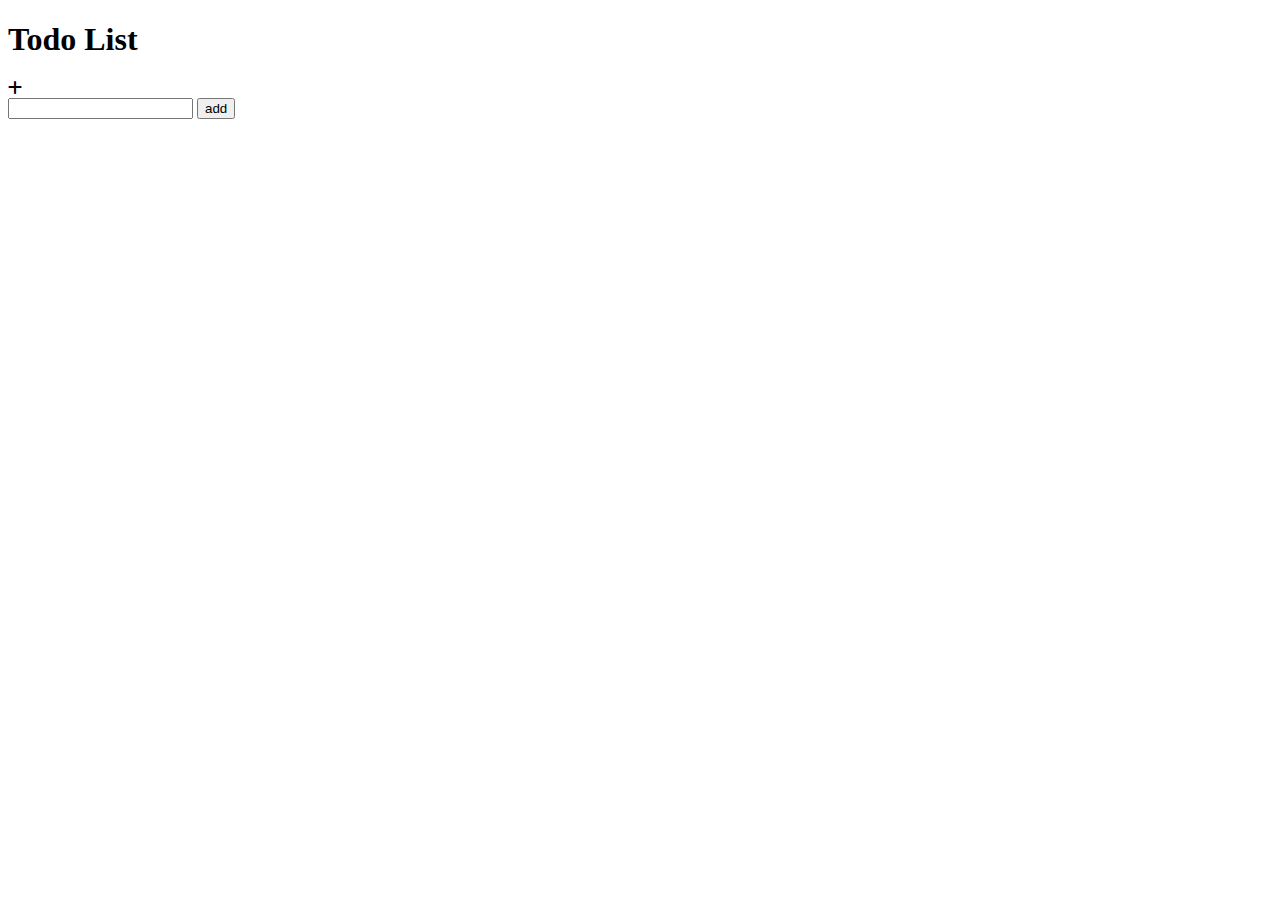
<file: todoList.html/index.html>
<!DOCTYPE html>
<html lang="en">
<head>
    <meta charset="UTF-8">
    <meta name="viewport" content="width=device-width, initial-scale=1.0">
    <link rel="stylesheet" href="https://cdnjs.cloudflare.com/ajax/libs/font-awesome/6.7.2/css/all.min.css"
    integrity="sha512-Evv84Mr4kqVGRNSgIGL/F/aIDqQb7xQ2vcrdIwxfjThSH8CSR7PBEakCr51Ck+w+/U6swU2Im1vVX0SVk9ABhg=="
    crossorigin="anonymous" referrerpolicy="no-referrer" />
    <title>To do list</title>
</head>
<body>
    <header>
        <h1>Todo List</h1> <i class="fa-solid fa-plus"></i>
    </header>
    <main>
        <div class="addTask">
            <input type="text">
            <button>
                add
            </button>
            
        </div>
    </main>
</body>
</html>
</file>
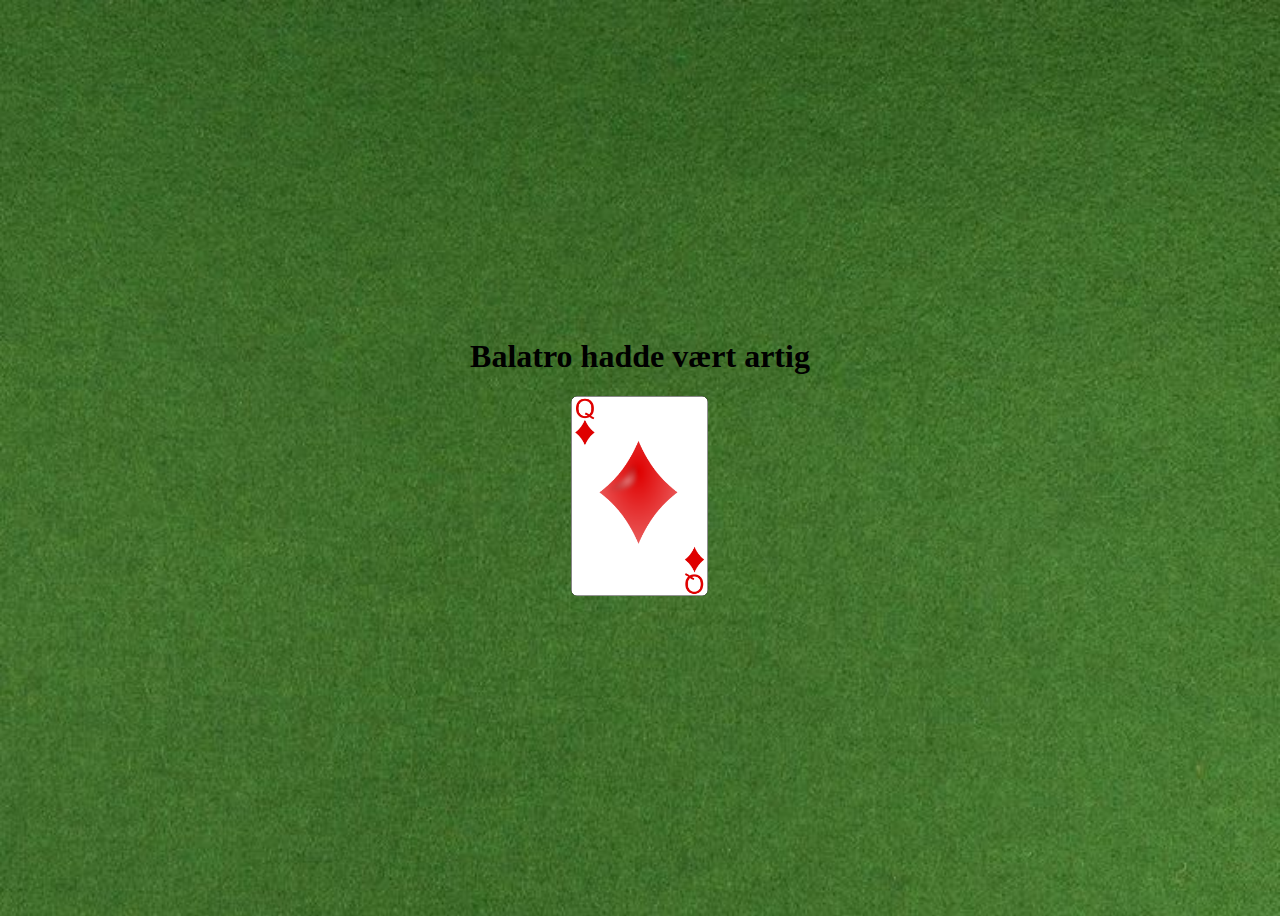
<file: karen/a kortspill/index.html>
<!DOCTYPE html>
<html lang="en">

<head>
    <meta charset="UTF-8">
    <meta name="viewport" content="width=device-width, initial-scale=1.0">
    <title>Kortspill</title>
    <style>
        * {
            margin: none;
            padding: none;
            box-sizing: border-box;
        }
        body {
            min-height: 100vh;
            display: flex;
            justify-content: center;
            flex-direction: column;
            align-items: center;
            background-image: url("bilder/felt.jpg");
            background-size: cover;
            background-repeat: no-repeat;
        }
        img {
            height: 200px;
            width: 137px;
            margin-left: -71px;
            border-radius: 6px;
        }
        #cardHolder {
            margin-left: 70px;
            max-width: 80%;
        }
        .card {
            border: 2px solid red;
        }
    </style>
</head>

<body>

    <h1>Balatro hadde vært artig</h1>
    <div id="cardHolder">

    </div>



    <script>
        const cardHolder = document.getElementById("cardHolder")

        const suits = ["spades", "diamonds", "clubs", "hearts"]


        const tall = Math.floor(Math.random() * 14) + 1

        const farge = Math.floor(Math.random() * suits.length);

        const imgElm = document.createElement("img")
        imgElm.src = "kortstokk/" + tall + "_of_" + suits[farge] + ".png"

        cardHolder.appendChild(imgElm)

       /*for (const suit of suits) {
            console.log(suit)
            for (let i = 1; i < 14; i++) {
                const imgElm = document.createElement("img")
                imgElm.src = "kortstokk/" + i + "_of_" + suit + ".png"
                cardHolder.appendChild(imgElm)
            }
        }*/
    </script>
</body>

</html>
</file>
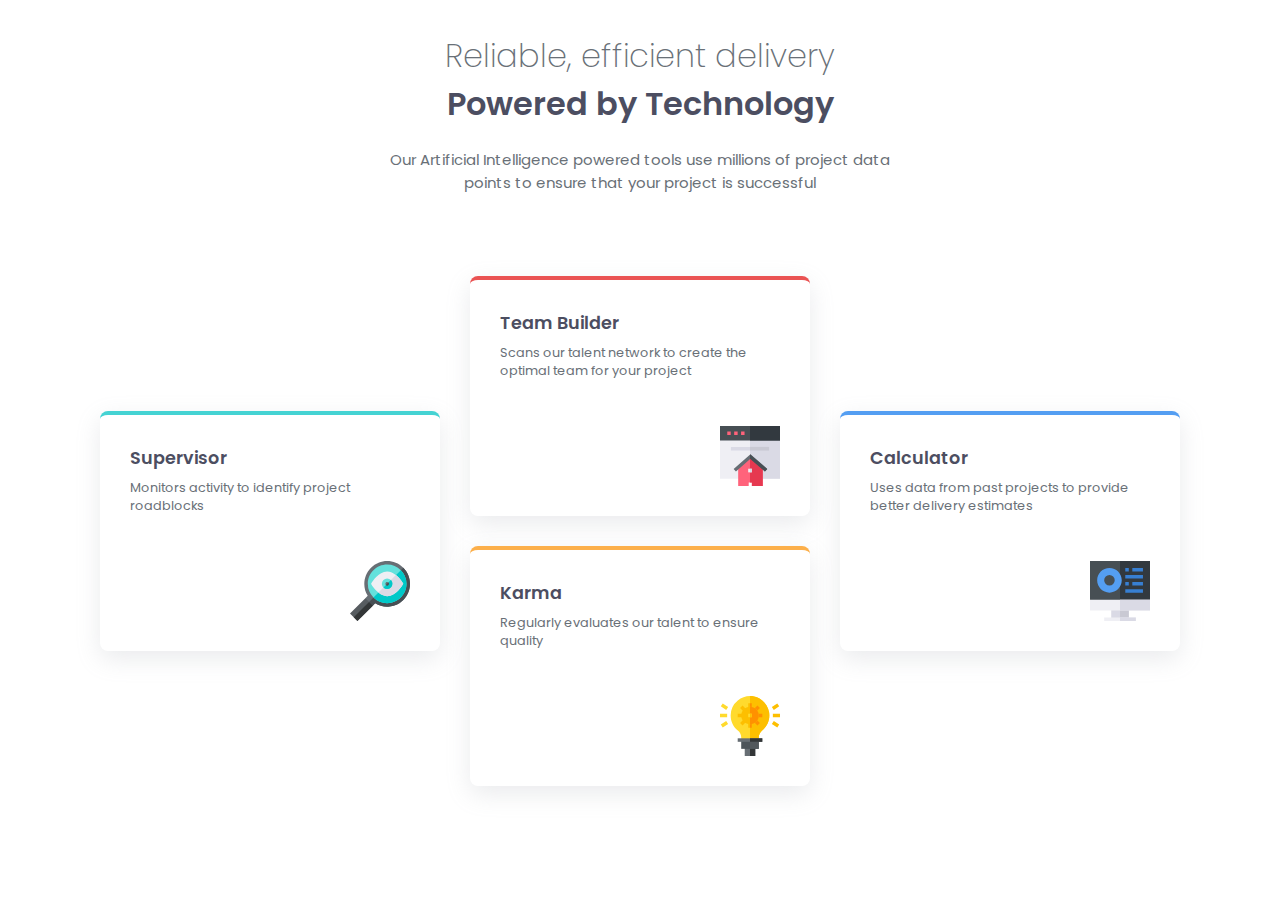
<file: prøveIT21Mars/design_challenge/index.html>
<!DOCTYPE html>
<html lang="en">

<head>
  <meta charset="UTF-8">
  <meta name="viewport" content="width=device-width, initial-scale=1.0">
  <title>IT1 Test</title>
  <link rel="stylesheet" href="style.css">
</head>

<body>

  <h1>Reliable, efficient delivery</h1>
  <h2>Powered by Technology</h2>
  <p>Our Artificial Intelligence powered tools use millions of project data points
    to ensure that your project is successful</p>
  <div class="container">
    <div class="box supervisor">
      <h2>Supervisor</h2>
      <p>Monitors activity to identify project roadblocks</p>
      <div class="imgContainer">
        <img src="images/icon-supervisor.svg" alt="supervisor">
      </div>
    </div>
    <div class="teamBuildKarma">
      <div class="box teamBuild">
        <h2>Team Builder</h2>
        <p>Scans our talent network to create the optimal team for your project</p>
        <div class="imgContainer">
          <img src="images/icon-team-builder.svg" alt="team-builder">
        </div>
      </div>
      <div class="box karma">
        <h2>Karma</h2>
        <p>Regularly evaluates our talent to ensure quality</p>
        <div class="imgContainer">
          <img src="images/icon-karma.svg" alt="karma">
        </div>
      </div>
    </div>
    <div class="box calculator">
      <h2>Calculator</h2>
      <p>Uses data from past projects to provide better delivery estimates</p>
      <div class="imgContainer">
        <img src="images/icon-calculator.svg" alt="calculator">
      </div>
    </div>
  </div>  

</body>

</html>
</file>
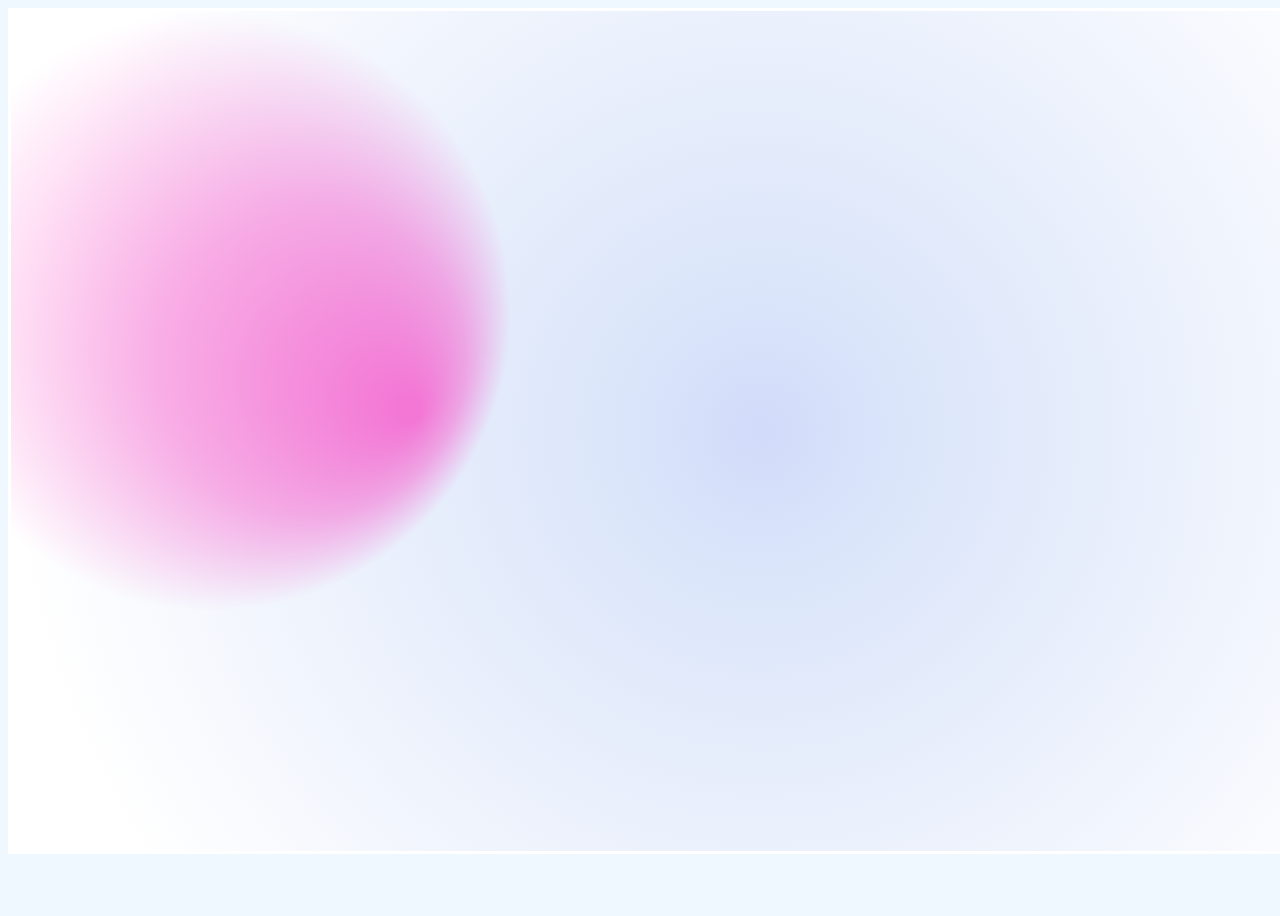
<file: js karen/canvas.html>
<!DOCTYPE html>
<html lang="en">

<head>
    <meta charset="UTF-8">
    <meta name="viewport" content="width=device-width, initial-scale=1.0">
    <title>canvas intro</title>
    <style>
        * {
            margin: none;
            padding: none;
            box-sizing: border-box;
        }

        body {
            background-color: aliceblue;
            height: 100vh;
        }

        canvas {
            border: 3px solid white;
            background-color: white;
        }
    </style>
</head>

<body>
    <canvas></canvas>

    <script>
        let i = 0
        
        const HEIGHT = 840
        const WIDTH = 1500

        const canvas = document.querySelector("canvas")
        canvas.width = WIDTH
        canvas.height = HEIGHT

        const ctx = canvas.getContext("2d");

        const grd = ctx.createRadialGradient(750, 420, 10, 750, 420, 750);
        grd.addColorStop(0, "rgb(210, 220, 250)");
        grd.addColorStop(0.2, "rgb(220, 230, 250)");
        grd.addColorStop(1, "white");

        ctx.fillStyle = grd;
        ctx.fillRect(0, 0, 1500, 840);

        const grdpink = ctx.createRadialGradient(400, 400, 10, 200, 300, 300);
        grdpink.addColorStop(0, 'hsl(319, 100%, 50%, 0.5)');
        grdpink.addColorStop(0.5, 'hsl(319, 100%, 50%, 0.3)');
        grdpink.addColorStop(1, 'hsl(319, 100%, 50%, 0)');

        console.log(grdpink)

        ctx.fillStyle = grdpink;
        ctx.fillRect(0, 0, 1500, 840);
    </script>
</body>

</html>
</file>
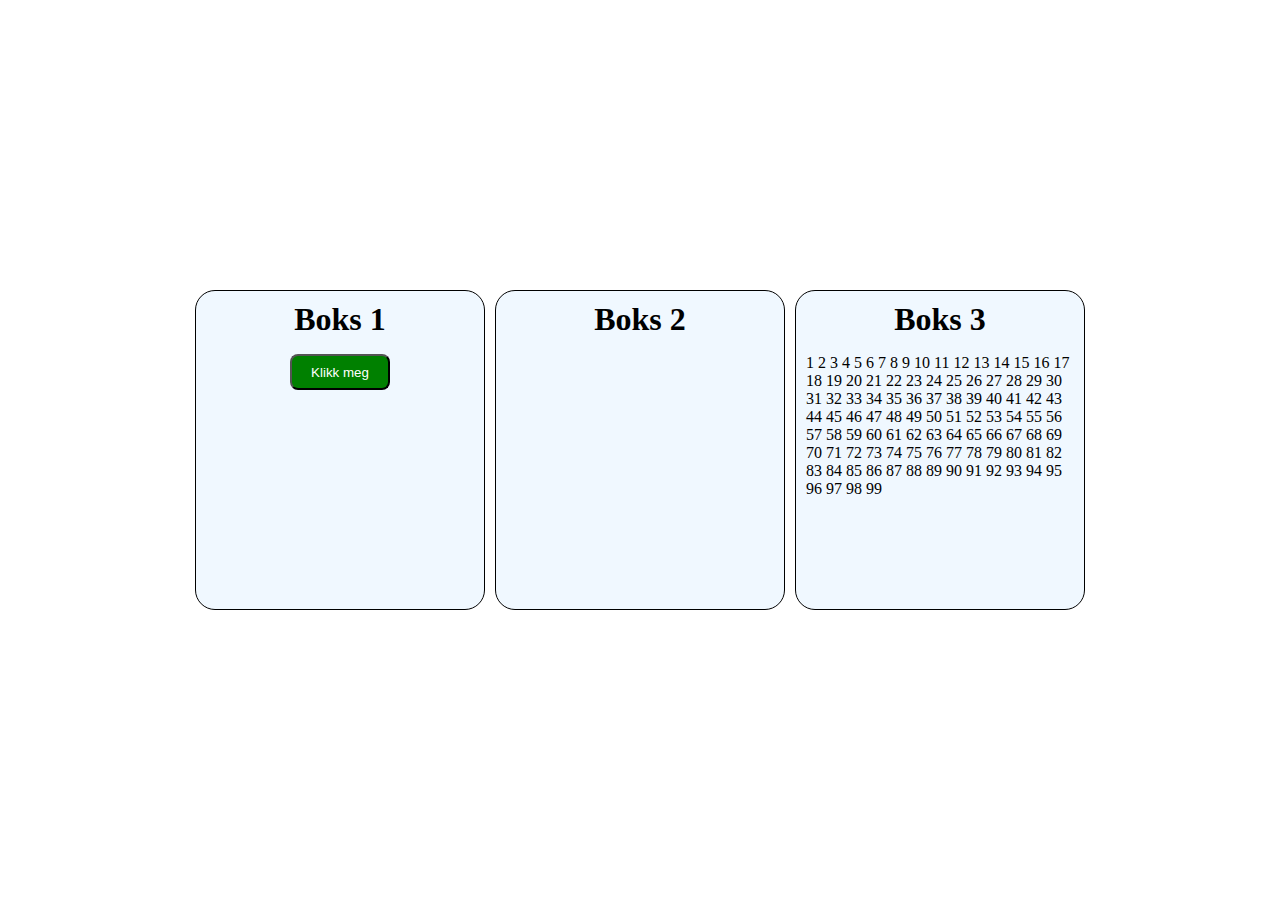
<file: prøveIT21Mars/oppgaveEn.html>
<!DOCTYPE html>
<html lang="en">
<head>
    <meta charset="UTF-8">
    <meta name="viewport" content="width=device-width, initial-scale=1.0">
    <title>Oppgave 1</title>
    <style>
        * {
            margin: 0;
            padding: 0;
            box-sizing: border-box;
        }
        img {
            width: 100%;
        }
        body {
            height: 100vh;
            display: flex;
            justify-content: center;
            align-items: center;
            gap: 10px;
        }
        div {
            background-color: aliceblue;
            height: 320px;
            width: 290px;
            border: 1px solid black;
            border-radius: 20px;
            display: flex;
            flex-direction: column;
            align-items: center;
            padding: 10px;
        }
        button {
            background-color: red;
            color: white;
            border-radius: 8px;
            height: 36px;
            width: 100px;
            margin-top: 16px;
        }
        .green {
            background-color: green;
        }
        p {
            margin-top: 16px;
        }
    </style>
</head>
<body>
    <div class="en">
        <h1>Boks 1</h1>
        <button id="knapp" onclick="bytt(this)" class="green">Klikk meg</button>
    </div>
    <div class="to">
        <h1>Boks 2</h1>
    </div>
    <div class="tre">
        <h1>Boks 3</h1>
        <p></p>
    </div>
    <script>
        const knapp = document.getElementById("knapp")

        function bytt(farge) {
            if (event.target.classList.contains("green")) {
                event.target.classList.remove("green")
                
            } else {
                event.target.classList.add("green")
            }
        }

        const paragraf = document.querySelector("p")

        let tall = 1
        for (let i = 2; i < 100; i++) {
            tall = tall + " " + i
        }
        paragraf.innerHTML = tall
    </script>
</body>
</html>
</file>
<file: prøveIT21Mars/design_challenge/style.css>
@import url('https://fonts.googleapis.com/css2?family=Poppins:ital,wght@0,100;0,200;0,300;0,400;0,500;0,600;0,700;0,800;0,900;1,100;1,200;1,300;1,400;1,500;1,600;1,700;1,800;1,900&display=swap');
* {
    margin: 0;
    padding: 0;
    box-sizing: border-box;
}
img {
    width: 60px;
    margin-left: 0;
}
:root {
    --red: hsl(0, 78%, 62%);
    --cyan: hsl(180, 62%, 55%);
    --orange: hsl(34, 97%, 64%);
    --blue: hsl(212, 86%, 64%);
    --grey500: hsl(234, 12%, 34%);
    --grey400: hsl(212, 6%, 44%);
}
body {
    height: 100vh;
    display: flex;
    flex-direction: column;
    align-items: center;
    justify-content: center;
    font-size: 15px;
    background-color: white;
    font-family: "Poppins", sans-serif;
}
h1 {
    font-weight: 200;
    color: var(--grey400);
    font-size: 2rem;
}
h2 {
    font-size: 2rem;
    font-weight: 600;
    color: var(--grey500);
}
p {
    font-weight: 400;
    color: var(--grey400);
    max-width: 500px;
    text-align: center;
    margin-top: 20px;
}
.container {
    display: flex;
    height: 66vh;
    flex-direction: row;
    gap: 30px;
    margin: 40px;
    align-items: center;
    font-size: 0.8rem;
}
.container h2 {
    font-size: 1.1rem;
}
.container p {
    margin-top: 8px;
    text-align: left;
} 
.teamBuildKarma {
    display: flex;
    flex-direction: column;
    gap: 30px;
}
.box {
    display: flex;
    padding: 30px;
    height: 240px;
    width: 340px;
    flex-direction: column;
    background-color: white;
    border-radius: 8px;
    box-shadow: rgba(149, 157, 165, 0.2) 0px 8px 24px;
    border-top: 4px solid var(--cyan);
}

.teamBuild {
    border-top: 4px solid var(--red);

}
.karma {
    border-top: 4px solid var(--orange);
}
.calculator {
    border-top: 4px solid var(--blue);
}
.imgContainer {
    display: flex;
    justify-content: end;
    align-items: flex-end;
    height: 120px;
}
</file>
